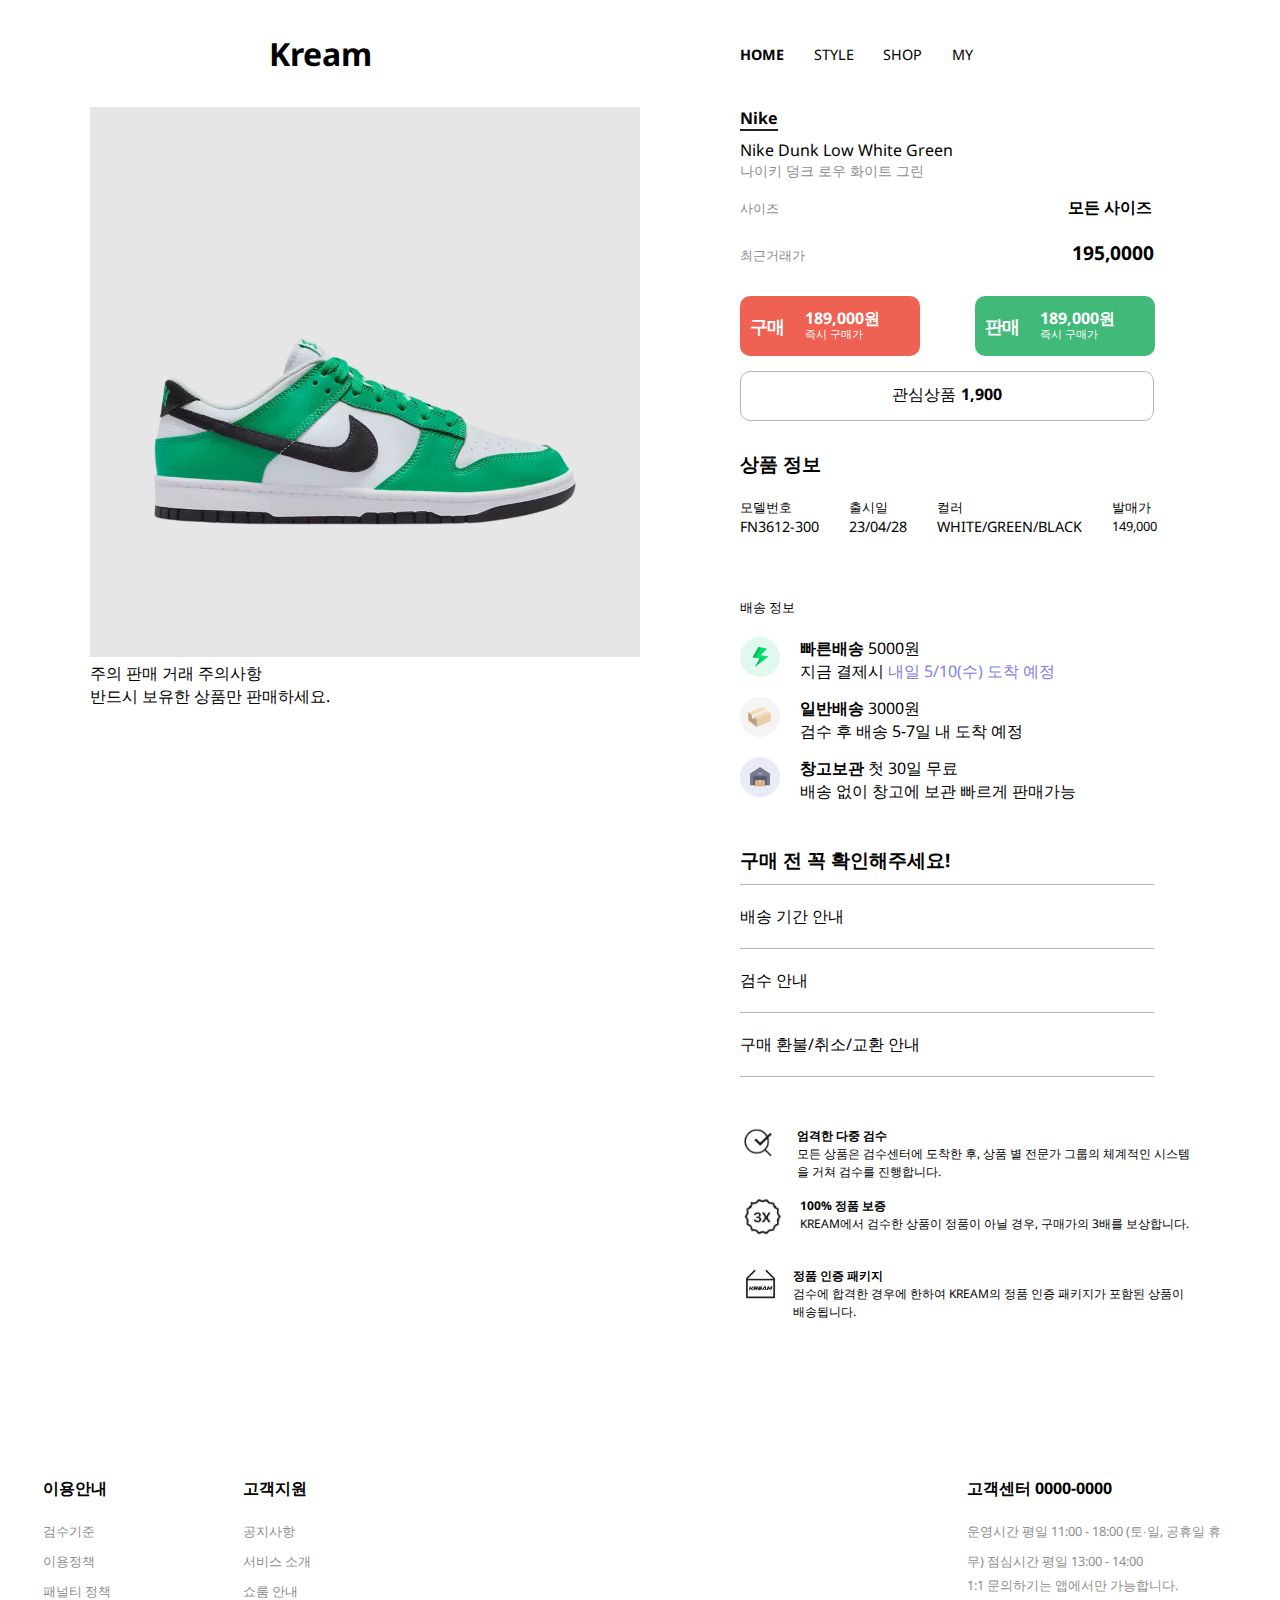
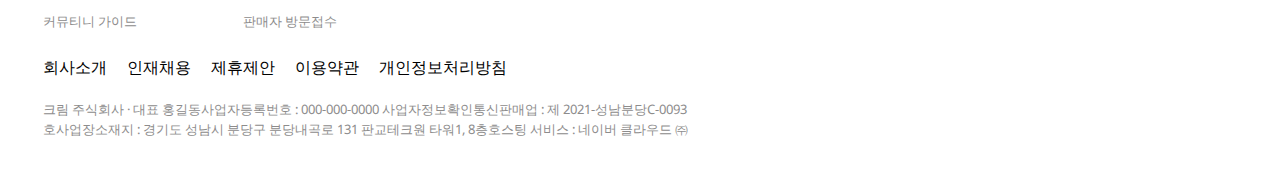
<file: index.html>
<!DOCTYPE html>
<html lang="en">
<head>
    <meta charset="UTF-8">
    <meta http-equiv="X-UA-Compatible" content="IE=edge">
    <meta name="viewport" content="width=device-width, initial-scale=1.0">
    <title>Document</title>
    <link rel="stylesheet" href="css/subkream.css">
</head>
<body>
    <header>
      <div class="hd-t">
        <a href="#" class="logo"> Kream </a>

        
        
        <nav class="navbar">
          <a class="active" href="">HOME</a>
          <a href="">STYLE</a>
          <a href="">SHOP</a>
          <!-- <i class="fa-light fa-cart-shopping"></i> -->
          <a href="">MY</a>
          <!-- <i class="fa-solid fa-user"></i> -->
          <i class="fa-solid fa-magnifying-glass"></i>
        </nav>
      </div>

      
    </header>

    <section>
        <div class="content">
            <div class="product_box">
                <div class="product_title">
                    <div class="product_img">
                        <img src="img/product-1.PNG" alt="">
                    </div>
                    <div class="warning_title">
                        <div>
                            <p>주의 판매 거래 주의사항</p>
                            <p>반드시 보유한 상품만 판매하세요.</p>
                        </div>
                    </div>
                </div>
                
                <div class="column">
                    <div class="column_box">
                        <div class="top">
                            <div class="top_box">
                                <div class="title_name">
                                    <a href="#">Nike</a>
                                </div>
                                <p>Nike Dunk Low White Green</p>
                                <p class="explain">나이키 덩크 로우 화이트 그린</p>
                            </div>

                            <div>
                                <div>
                                    <div class="size">
                                        <span class="size_n">사이즈</span>
                                        <span class="size_free">모든 사이즈</span>
                                    </div>

                                    

                                    <div class="deal">
                                        <span class="deal_n">최근거래가</span>
                                        <span class="deal_b">195,0000</span>
                                    </div>
                                </div>
                            </div>

                            <div>
                                <div class="button">
                                    <a href="#" class="buy">
                                        <strong class="buy_b">구매</strong>
                                        <div class="buy_a">
                                            <span class="buy_deal">189,000원</span>
                                            <span class="da">즉시 구매가</span>
                                        </div>
                                    </a>
                                    <a href="#" class="sale">
                                        <strong class="sale_b">판매</strong>
                                        <div class="sale_a">
                                            <span class="sale_deal">189,000원</span>
                                            <span class="ba">즉시 구매가</span>
                                        </div>
                                    </a>
                                </div>
                                
                                <div class="interest">
                                    <p>관심상품<span>1,900</span></p>
                                </div>
                            </div>
                        </div>
                        <div class="product_info">
                            <h3>상품 정보</h3>
                            <div class="information">
                                <dl class="information_dl">
                                    <div class="information_wrap" id="product_wrap">
                                        <dt>모델번호</dt>
                                        <dd>FN3612-300</dd>
                                    </div>
                                    <div class="information_wrap" id="product_wrap">
                                        <dt>출시일</dt>
                                        <dd>23/04/28</dd>
                                    </div>
                                    <div class="information_wrap" id="product_wrap">
                                        <dt>컬러</dt>
                                        <dd>WHITE/GREEN/BLACK</dd>
                                    </div>
                                    <div class="information_wrap">
                                        <dt>발매가</dt>
                                        <dt>149,000</dt>
                                    </div>
                                </dl>
                            </div>
                        </div>

                        <div class="delivery_wrap">
                            <h3>배송 정보</h3>
                            <div>
                                <div class="delivery_info">
                                    <div class="delivery">
                                        <img src="img/fast.png" alt="택배이미지">
                                    </div>
                                    <div>
                                        <p>
                                            <span class="deliver">빠른배송</span>
                                            <span>5000원</span>
                                        </p>

                                        <p class="fast_two">지금 결제시 <span>내일 5/10(수) 도착 예정</span></p>
                                    </div>
                                </div>
                            </div>

                            <div>
                                <div class="delivery_info">
                                    <div class="delivery">
                                        <img src="img/delivery.png" alt="택배이미지">
                                    </div>
                                    <div>
                                        <p>
                                            <span class="deliver">일반배송</span>
                                            <span>3000원</span>
                                        </p>

                                        <p>검수 후 배송 5-7일 내 도착 예정</p>
                                    </div>
                                </div>
                            </div>

                            <div>
                                <div class="delivery_info">
                                    <div class="delivery">
                                        <img src="img/warehouse.png" alt="택배이미지">
                                    </div>
                                    <div>
                                        <p>
                                            <span class="deliver">창고보관</span>
                                            <span>첫 30일 무료</span>
                                        </p>

                                        <p>배송 없이 창고에 보관 빠르게 판매가능</p>
                                    </div>
                                </div>
                            </div>
                        </div>

                        <div>
                            <div>
                                <div class="notice">
                                    <h3>구매 전 꼭 확인해주세요!</h3>
                                    <hr/>
                                    <ul>
                                        <li><a href="">배송 기간 안내</a></li>
                                        <hr/>
                                        <li><a href="">검수 안내</a></li>
                                        <hr/>
                                        <li><a href="">구매 환불/취소/교환 안내</a></li>
                                        <hr/>
                                    </ul>
                                </div>



                                <div class="deg">
                                    <ul>
                                        <li class="deg_first">
                                            <div class="mag">
                                            <div class="glasses">
                                                <img src="img/ff.PNG" alt="">
                                            </div>
                                            <div class="glasses_fonts">
                                                <strong>엄격한 다중 검수</strong>
                                                <p>모든 상품은 검수센터에 도착한 후, 상품 별 전문가 그룹의 체계적인 시스템을 거쳐 검수를 진행합니다.</p>
                                            </div>
                                            </div>
                                        </li>

                                        <li class="deg_two">
                                            <div class="mag">
                                            <div class="glasses">
                                                <img src="img/3x.PNG" alt="">
                                            </div>
                                            <div class="glasses_font">
                                                <strong>100% 정품 보증</strong>
                                                <p>KREAM에서 검수한 상품이 정품이 아닐 경우, 구매가의 3배를 보상합니다.</p>
                                            </div>
                                            </div>
                                        </li>

                                        <li>
                                            <div class="mag">
                                            <div class="glasses">
                                                <img src="img/kreambox.PNG" alt="">
                                            </div>
                                            <div class="glasses_font">
                                                <strong>정품 인증 패키지</strong>
                                                <p>검수에 합격한 경우에 한하여 KREAM의 정품 인증 패키지가 포함된 상품이 배송됩니다.</p>
                                            </div>
                                            </div>
                                        </li>
                                    </ul>
                                </div>
                                <p></p>
                            </div>
                        </div>
                    </div>
                </div>
            </div>
        </div>
    </section>

    <footer>
        <div class="foot">
          <div class="footinner">
            <div class="titlebox">
              <div class="footmenu">
                <div class="menubox">
                  <strong class="menu_title">이용안내</strong>
                  <ul class="menu_list">
                    <li><a href="#">검수기준</a></li>
                    <li><a href="#">이용정책</a></li>
                    <li><a href="#">패널티 정책</a></li>
                    <li><a href="#">커뮤티니 가이드</a></li>
                  </ul>
                </div>
  
                <div class="menubox">
                  <strong class="menu_title">고객지원</strong>
                  <ul class="menu_list">
                    <li><a href="#">공지사항</a></li>
                    <li><a href="#">서비스 소개</a></li>
                    <li><a href="#">쇼룸 안내</a></li>
                    <li><a href="#">판매자 방문접수</a></li>
                  </ul>
                </div>
              </div>
  
              <div class="customer_service">
                <strong>고객센터 0000-0000</strong>
                <div class="service">
                  <p>운영시간 평일 11:00 - 18:00 (토∙일, 공휴일 휴무) 점심시간 평일 13:00 - 14:00</p>
                </div>
                <p>1:1 문의하기는 앱에서만 가능합니다.</p>
              </div>
            </div>
            
            <div class="titlebox2">
              <ul class="box2_list">
                <li>회사소개</li>
                <li>인재채용</li>
                <li>제휴제안</li>
                <li>이용약관</li>
                <li>개인정보처리방침</li>
              </ul>
              <div class="company">
                <p>크림 주식회사 · 대표 홍길동사업자등록번호 : 000-000-0000 사업자정보확인통신판매업 : 제 2021-성남분당C-0093호사업장소재지 : 경기도 성남시 분당구 분당내곡로 131 판교테크원 타워1, 8층호스팅 서비스 : 네이버 클라우드 ㈜</p>
              </div>
            </div>
          </div>
        </div>
      </footer>
</body>
</html>
</file>
<file: css/subkream.css>
@charset "utp-8";

@import url('https://fonts.googleapis.com/css2?family=Nanum+Pen+Script&family=Noto+Sans&display=swap');

* {
    margin: 0;
    padding: 0;
    box-sizing: border-box;
    text-decoration: none;
    outline: none;
    border: none;
    font-family: 'Noto Sans', sans-serif;
    transition: all 0.2s linear;
    
  }

a {
    text-decoration: none;
    color: black;
}

ul li {
    list-style: none;
}

header {
    /* position: fixed;
    top: 0;
    left: 0;
    right: 0;
    padding: 2rem 1%;
    display: flex;
    align-items: center;
    justify-content:space-around;
    z-index: 1000; */
    display: grid;
}

.hd-t {
    display: flex;
    justify-content: space-between;
    align-items: center;
    padding: 2rem 21%;
}



.navbar {
    margin-left: 10px;
}

.navbar2 {
    padding-left: 113px;
}

.navbar2 a {
    margin-right: 15px;
}



header .logo {
    color: black;
    font-size: 2rem;
    font-weight: bold;
}

header .navbar .active {
    font-weight: bold;
}

header .navbar a {
    font-size: 0.9rem;
    padding: 0.5rem 0.8rem;
}

header .navbar i {
    font-size: 0.9rem;
    padding: 0.5rem 0.8rem;
}





/* 푸터 */
.foot {
    margin-left: auto;
    margin-right: auto;
    max-width: 1280px;
    padding: 0px 43px;
    margin-top: 50px;
    margin-bottom: 50px;
    }
    
    .titlebox {
        display: flex;
        justify-content: space-between;
    }
    
    .footmenu {
        display: flex;
    }
    
    .menubox {
        width: 200px;
    }
    
    .menu_title {
        font-size: 16px;
    }
    
    .menu_list {
        padding-top: 16px;
        line-height: 30px;
        font-size: 0.8rem;
    }
    
    .menu_list a {
        color: #8d8c8c;
    }
    
    .service {
        max-width: 270px;
        padding-top: 16px;
        line-height: 30px;
        font-size: 0.8rem;
        color: #8d8c8c;
    }
    
    .customer_service p {
        font-size: 0.8rem;
        color: #8d8c8c;
    }
    
    
    .box2_list {
        display: inline-flex;
        padding-bottom: 20px;
        padding-top: 20px;
    }
    
    .box2_list li {
        margin-right: 20px;
        cursor: pointer;
    }
    
    .company p{
        max-width: 650px;
        line-height: 20px;
        font-size: 13px;
        color: #8d8c8c;
    }
    
    .box-container .box{
        position: relative;
    }




    .content {
        margin-left: auto;
        margin-right: auto;
        max-width: 1280px;
        overflow: hidden;
        padding: 0 90px;
    }
    
    .product_img {
        width: 100%;
    }
    
    .product_img img {
        width: 550px;
        height: 550px;
    }
    
    .product_title {
        width: 50%;
        float: left;
    }
    
    .column {
        width: 50%;
        float: right;
        padding-left: 100px;
    }

.title_name {
    padding-bottom: 10px;
}

.title_name a {
    font-weight: bold;
    border-bottom: 2px solid #222;
}

.top_box .explain {
    font-size: 0.9rem;
    color: #8d8c8c;
}

hr {
    border-bottom: 1px solid #b8b7b7;
    width: 92%;
}

.size {
    padding-top: 15px;
    padding-bottom: 10px;
}

.size .size_n {
    padding-right: 285px;
    font-size: 0.8rem;
    color: #8d8c8c;
}

.size .size_free {
    font-weight: bold;
}

.deal {
    padding-top: 10px;
}

.deal .deal_n {
    padding-right: 263px;
    font-size: 0.8rem;
    color: #8d8c8c;
}

.deal .deal_b {
    font-weight: bold;
    font-size: 1.2rem;
}

.button{
    display: flex;
    height: 60px;
    margin-top: 30px;
    
}

.buy {
    background-color: #ef6253;
    display: inline-flex;
    align-items: center;
    border-radius: 10px;
    color: #fff;
    margin-right: 55px;
}

.buy_b {
    width: 55px;
    text-align: center;
    font-size: 18px;
    letter-spacing: -.27px;
    
}

.buy .buy_a {
    margin-left: 10px;
    line-height: 15px;
    display: block;
}

.buy_a {
    padding-right: 40px;
}

.buy_deal {
    display: inline-block;
    /* padding-bottom: 2px; */
    font-weight: bold;
}

.da {
    display: block;
    font-size: 0.7rem;
}

.sale {
    background-color: #41b979;;
    display: inline-flex;
    align-items: center;
    border-radius: 10px;
    color: #fff;
    
}

.sale_b {
    width: 55px;
    text-align: center;
    font-size: 18px;
    letter-spacing: -.27px;
    
}

.sale .sale_a {
    margin-left: 10px;
    line-height: 15px;
    display: block;
}

.sale_a {
    padding-right: 40px;
}

.sale_deal {
    display: inline-block;
    /* padding-bottom: 2px; */
    font-weight: bold;
}

.ba {
    display: block;
    font-size: 0.7rem;
}

.interest {
    border: 1px solid #b8b7b7;
    width: 92%;
    height: 50px;
    border-radius: 10px;
}

.interest {
    margin-top: 15px;
}

.interest p {
    text-align: center;
    line-height: 45px;
}

.interest span {
    font-weight: bold;
    padding-left: 5px;
}

.product_info {
    margin-top: 30px;
}

.information {
    display: block;
}

.information_dl {
    display: flex;
    height: 20px;
    padding-top: 20px;
    padding-bottom: 100px;
}

#product_wrap {
    padding-right: 30px;
}

.information_wrap dt {
    font-size: 0.8rem;
}

.information_wrap dd {
    font-size: 0.9rem;
}


.delivery_info {
    display:  flex;
}

.delivery {
    width: 60px;
    height: 60px;
    padding-right: 20px;
}

.delivery img{
    width: 100%;
}

.delivery_wrap h3{
    font-size: 0.8rem;
    font-weight: normal;
    padding-bottom: 20px;
}

.deliver {
    font-weight: bold;
}

.fast_two span {
    color: rgb(128, 128, 231);
}

.notice h3{
    padding-top: 30px;
    padding-bottom: 10px;
}

.notice ul li {
    padding-top: 20px;
    padding-bottom: 20px;
}

.deg {
    padding-top: 50px;
    padding-bottom: 100px;
}

.mag {
    display: flex;
}

.glasses {
    width: 60px;
    height: 60px;
    padding-right: 10px;
}

.glasses img{
    width: 100%;
}

.glasses_font {
    font-size: 0.75rem;
}
.glasses_fonts {
    font-size: 0.75rem;
    padding-left: 10px;
}

.deg_first {
    padding-bottom: 10px;
}

.deg_two {
    padding-bottom: 10px;
}
</file>
